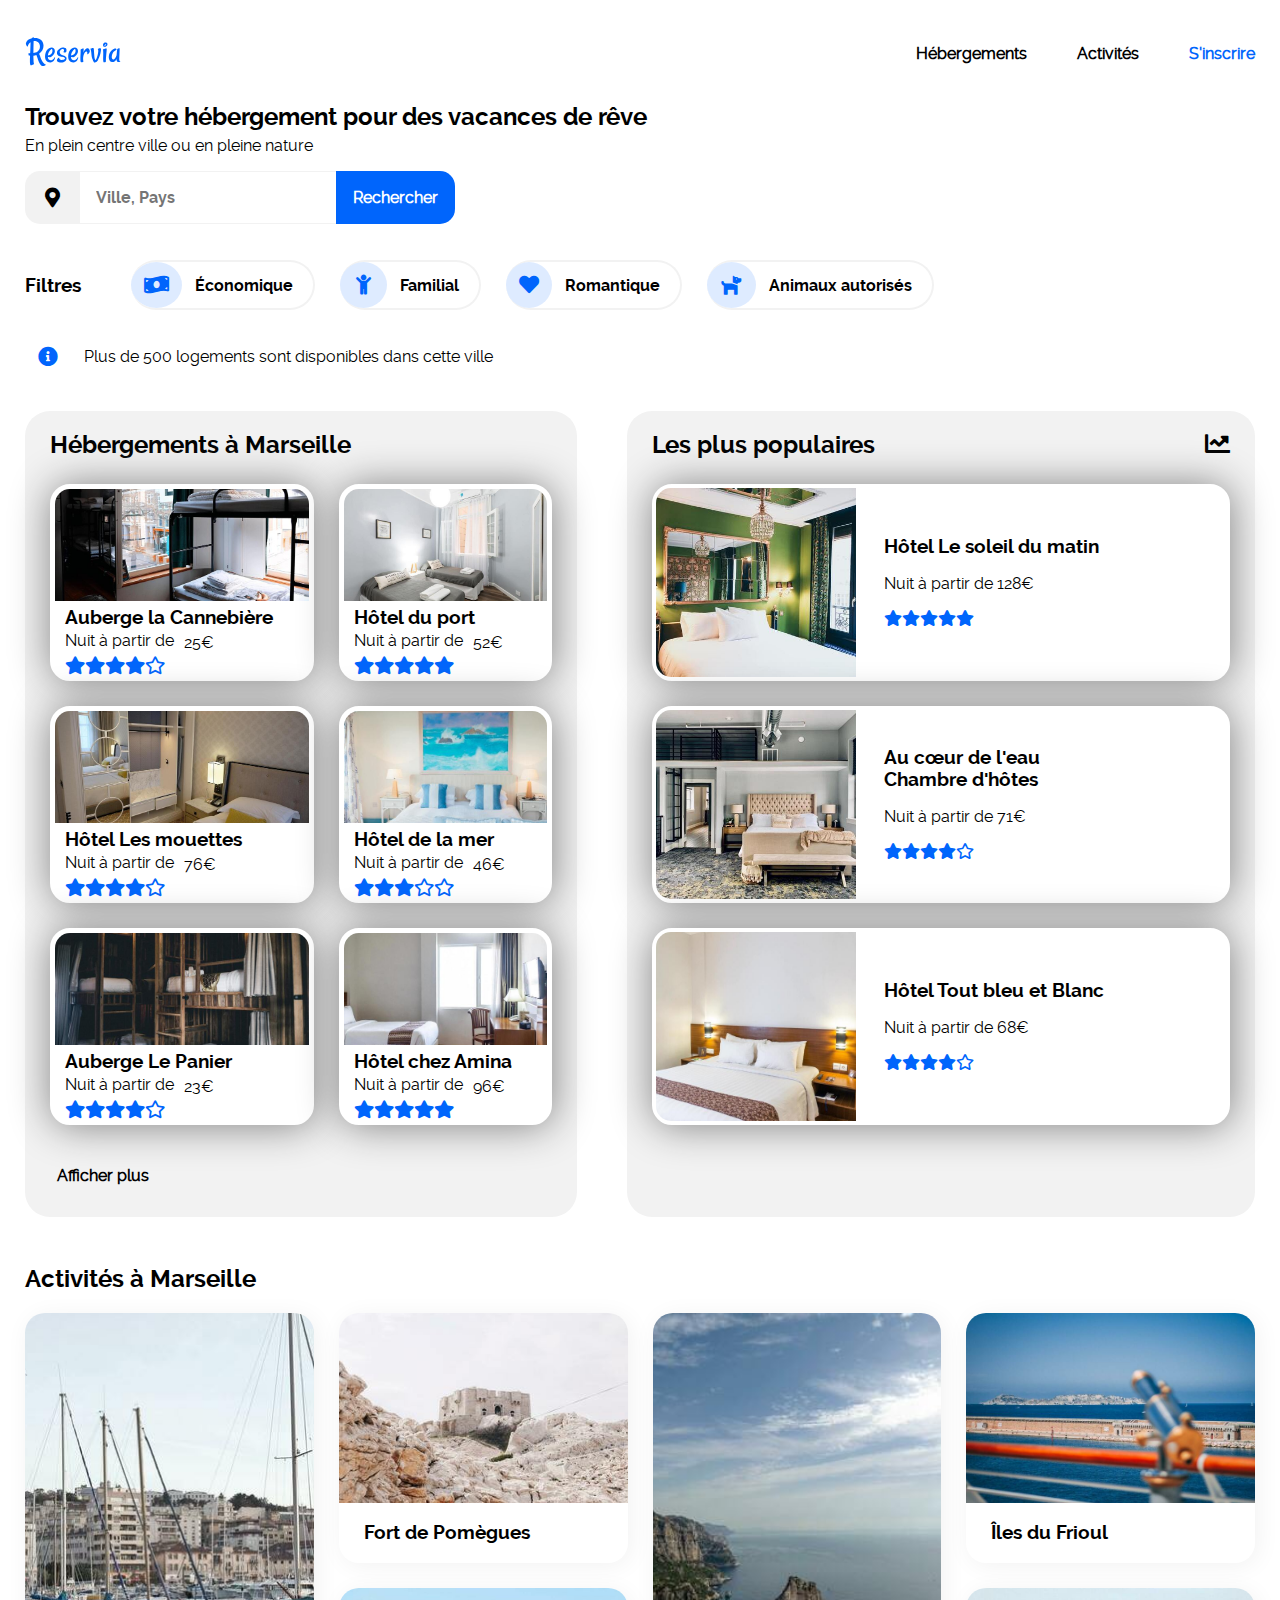
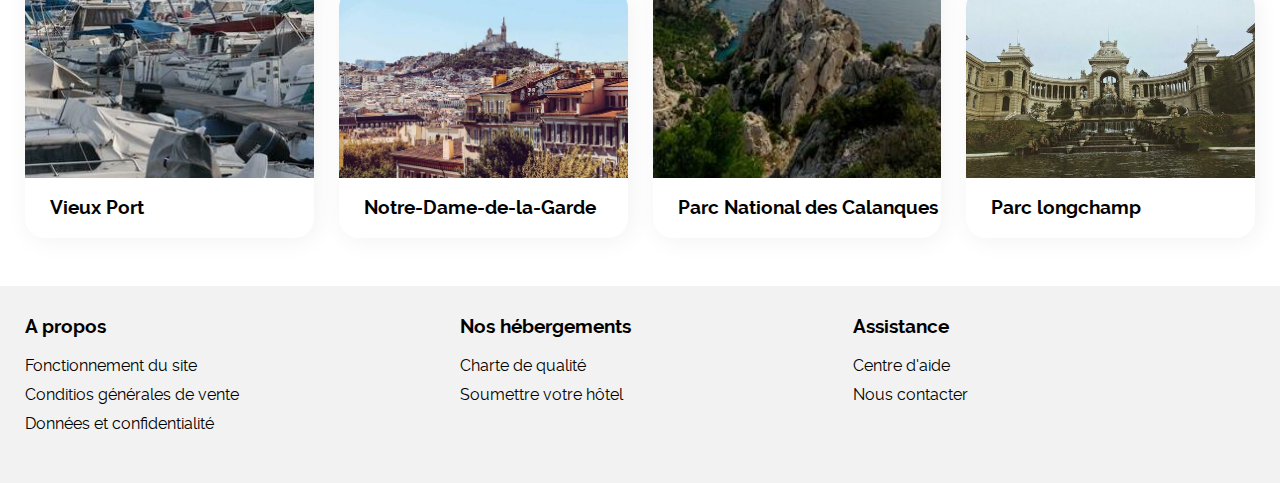
<file: index.html>
<!DOCTYPE html>
<html lang="fr">

<head>
    <link rel="stylesheet" href="style/style.css">
    <link rel="stylesheet" href="style/style_header.css">
    <link rel="stylesheet" href="style/style_hébergements.css">
    <link rel="stylesheet" href="style/style_les_plus_populaires.css">
    <link rel="stylesheet" href="style/style_activités.css">
    <link rel="stylesheet" href="style/style_footer.css">
    <link rel="stylesheet" href="https://cdnjs.cloudflare.com/ajax/libs/font-awesome/5.15.3/css/all.min.css">
    <meta charset="UTF-8">
    <meta http-equiv="X-UA-Compatible" content="IE=edge">
    <meta name="viewport" content="width=device-width, initial-scale=1.0">
    <title>Reservia</title>
</head>

<body>
    <div id="bloc_page">
        <header>
            <div id="logo">
                <img src="images/logo/Reservia.svg" alt="logo" />
            </div>
            <nav>
                <ul>
                    <li>
                        <a href="#first_section">Hébergements</a>
                    </li>
                    <li>
                        <a href="#second_section">Activités</a>
                    </li>
                </ul>
            </nav>
            <button class="inscription" style="cursor: pointer">S'inscrire</button>
        </header>
        <div id="titre_principal">
            <h1>Trouvez votre hébergement pour des vacances de rêve</h1>
            <p>En plein centre ville ou en pleine nature</p>
        </div>
        <div id="recherche">
            <div class="ico_map">
                <i class='fas fa-map-marker-alt'></i>
            </div>
            <form method="POST" action="#">
                <input type="text" name="ville" id="ville" placeholder="Ville, Pays" style="border: 0;" />
            </form>
            <div class="bouton_rechercher">
                <a href="#">Rechercher</a>
                <div class="ico_recherche" style="cursor: pointer;" onclick="">
                    <i class="fas fa-search"></i>
                </div>
            </div>
        </div>
        <div id="filtres">
            <h2>Filtres</h2>
            <div>
                <ul>
                    <li class="eco"><a href="#" class="economique"><i class="fas fa-money-bill-wave"></i>Économique</a>
                    </li>

                    <li class="fami"><a href="#" class="familial"><i class="fas fa-child"
                                style="padding-right: 16px; padding-left: 16px;"></i>Familial</a>
                    </li>

                    <li class="roman"><a href="#" class="romantique"><i class="fas fa-heart"></i>Romantique</a></li>
                    <li class="animaux"><a href="#" class="anim"><i class="fas fa-dog"></i>Animaux
                            autorisés</a></li>
                </ul>
            </div>
        </div>
        <div id="baniere_info">
            <i class="fas fa-info-circle" style="background-color:transparent"></i>
            <p>Plus de 500 logements sont disponibles dans cette ville</p>
        </div>
        <section id="first_section">
            <div id="hébergements">
                <h2>Hébergements à Marseille</h2>
                <div class="hebergements1">
                    <div style="cursor: pointer;" onclick="">
                        <img class="heber" style="object-fit: cover;" src="images/hebergements/4_small/cannebière.jpg"
                            alt="Auberge de la Cannebière" />
                        <h3>Auberge la Cannebière</h3>
                        <p>Nuit à partir de <span>25€</span></p>
                        <span>
                            <i class="fas fa-star"></i><i class="fas fa-star"></i><i class="fas fa-star"></i><i
                                class="fas fa-star"></i><i class="far fa-star"></i>
                        </span>
                    </div>
                    <div style="cursor: pointer;" onclick="">
                        <img class="heber" style="object-fit: cover;" src="images/hebergements/4_small/hotelduport.jpg"
                            alt="Hôtel du port" />
                        <h3>Hôtel du port</h3>
                        <p>Nuit à partir de <span>52€</span></p>
                        <span>
                            <i class="fas fa-star"></i><i class="fas fa-star"></i><i class="fas fa-star"></i><i
                                class="fas fa-star"></i><i class="fas fa-star"></i>
                        </span>
                    </div>
                    <div style="cursor: pointer;" onclick="">
                        <img class="heber" style="object-fit: cover;"
                            src="images/hebergements/4_small/hotellesmouettes.jpg" alt="Hôtel Les mouettes" />
                        <h3>Hôtel Les mouettes</h3>
                        <p>Nuit à partir de <span>76€</span></p>
                        <span>
                            <i class="fas fa-star"></i><i class="fas fa-star"></i><i class="fas fa-star"></i><i
                                class="fas fa-star"></i><i class="far fa-star"></i>
                        </span>
                    </div>
                    <div style="cursor: pointer;" onclick="">
                        <img class="heber" style="object-fit: cover;" src="images/hebergements/4_small/hoteldelamer.jpg"
                            alt="Hôtel de la mer" />
                        <h3>Hôtel de la mer</h3>
                        <p>Nuit à partir de <span>46€</span></p>
                        <span>
                            <i class="fas fa-star"></i><i class="fas fa-star"></i><i class="fas fa-star"></i><i
                                class="far fa-star"></i><i class="far fa-star"></i>
                        </span>
                    </div>
                    <div style="cursor: pointer;" onclick="">
                        <img class="heber" style="object-fit: cover;"
                            src="images/hebergements/4_small/aubergelepanier.jpg" alt="Auberge le panier" />
                        <h3>Auberge Le Panier</h3>
                        <p>Nuit à partir de <span>23€</span></p>
                        <span>
                            <i class="fas fa-star"></i><i class="fas fa-star"></i><i class="fas fa-star"></i><i
                                class="fas fa-star"></i><i class="far fa-star"></i>
                        </span>
                    </div>
                    <div style="cursor: pointer;" onclick="">
                        <img class="heber" style="object-fit: cover;"
                            src="images/hebergements/4_small/hotelchezamina.jpg" alt="Hôtel chez Amina" />
                        <h3>Hôtel chez Amina</h3>
                        <p>Nuit à partir de <span>96€</span></p>
                        <span>
                            <i class="fas fa-star"></i><i class="fas fa-star"></i><i class="fas fa-star"></i><i
                                class="fas fa-star"></i><i class="fas fa-star"></i>
                        </span>
                    </div>
                </div>
                <a href="#" class="bouton_afficher_plus">Afficher plus</a>
            </div>
            <aside>
                <h2>Les plus populaires<a href="#"><i class="fas fa-chart-line"
                            style="padding: 0; color: black; font-size: 25px; background-color: transparent;"></i></a>
                </h2>
                <div class="container">
                    <div class="pop" style="cursor: pointer;" onclick="">
                        <div>
                            <h3>Hôtel Le soleil du matin</h3>
                            <p>Nuit à partir de <span>128€</span></p>
                            <span>
                                <i class="fas fa-star"></i><i class="fas fa-star"></i><i class="fas fa-star"></i><i
                                    class="fas fa-star"></i><i class="fas fa-star"></i>
                            </span>
                        </div>
                        <img class="pop1" style="object-fit: cover;" src="images/hebergements/4_small/soleildumatin.jpg"
                            alt="Hôtel Le soleil du matin" />
                    </div>
                    <div class="pop" style="cursor: pointer;" onclick="">
                        <div>
                            <h3>Au cœur de l'eau<br>Chambre d'hôtes</h3>
                            <p>Nuit à partir de <span>71€</span></p>
                            <span><i class="fas fa-star"></i><i class="fas fa-star"></i><i class="fas fa-star"></i><i
                                    class="fas fa-star"></i><i class="far fa-star"></i></span>
                        </div>
                        <img class="pop1" style="object-fit: cover;"
                            src="images/hebergements/4_small/coeur_de_l'eau.jpg"
                            alt="Au cœur de l'eau Chambre d'hôtes" />
                    </div>
                    <div class="pop" style="cursor: pointer;" onclick="">
                        <div>
                            <h3>Hôtel Tout bleu et Blanc</h3>
                            <p>Nuit à partir de <span>68€</span></p>
                            <span><i class="fas fa-star"></i><i class="fas fa-star"></i><i class="fas fa-star"></i><i
                                    class="fas fa-star"></i><i class="far fa-star"></i></span>
                        </div>
                        <img class="pop1" style="object-fit: cover;"
                            src="images/hebergements/4_small/hotel_bleu_et_blanc.jpg" alt="Hôtel Tout bleu et Blanc" />
                    </div>
                </div>
            </aside>
        </section>
        <section id="second_section">
        <h2>Activités à Marseille</h2>
        <div id="activités">
            <div class="act" style="cursor: pointer;" onclick="">
                <img id="vieux_port" style="object-fit: cover;" src="images/activites/4_small/vieux_port.jpg "
                    alt="Vieux Port" />
                <h3>Vieux Port</h3>
            </div>
            <div class="act1" style="cursor: pointer;" onclick="">
                <img id="Pomègues" style="object-fit: cover;" src="images/activites/4_small/Pomègues.jpg"
                    alt="Fort de Pomègues" />
                <h3>Fort de Pomègues</h3>
            </div>
            <div class="act" style="cursor: pointer;" onclick="">
                <img id="calanques" style="object-fit: cover;" src="images/activites/4_small/calanques.jpg"
                    alt="Parc National des Calanques" />
                <h3>Parc National des Calanques</h3>
            </div>
            <div class="act1" style="cursor: pointer;" onclick="">
                <img id="iledufrioul" style="object-fit: cover;" src="images/activites/4_small/iledufrioul.jpg"
                    alt="Îles du Frioul" />
                <h3>Îles du Frioul</h3>
            </div>
            <div class="act1" style="cursor: pointer;" onclick="">
                <img id="notredame" style="object-fit: cover;" src="images/activites/4_small/notredame.jpg"
                    alt="Notre-Dame-de-la-Garde" />
                <h3>Notre-Dame-de-la-Garde</h3>
            </div>
            <div class="act1" style="cursor: pointer;" onclick="">
                <img id="parc" style="object-fit: cover;" src="images/activites/4_small/longchamp.jpg"
                    alt="Parc longchamp" />
                <h3>Parc longchamp</h3>
            </div>
        </div>
    </section>
    </div>
    <footer>
        <div>
            <h3>A propos</h3>
            <ul>
                <li><a href="#">Fonctionnement du site</a></li>
                <li><a href="#">Conditios générales de vente</a></li>
                <li><a href="#">Données et confidentialité</a></li>
            </ul>
        </div>
        <div>
            <h3>Nos hébergements</h3>
            <ul>
                <li><a href="#">Charte de qualité</a></li>
                <li><a href="#">Soumettre votre hôtel</a></li>
            </ul>
        </div>
        <div>
            <h3>Assistance</h3>
            <ul>
                <li><a href="#">Centre d'aide</a></li>
                <li><a href="#">Nous contacter</a></li>
            </ul>
        </div>

    </footer>

</body>

</html>
</file>
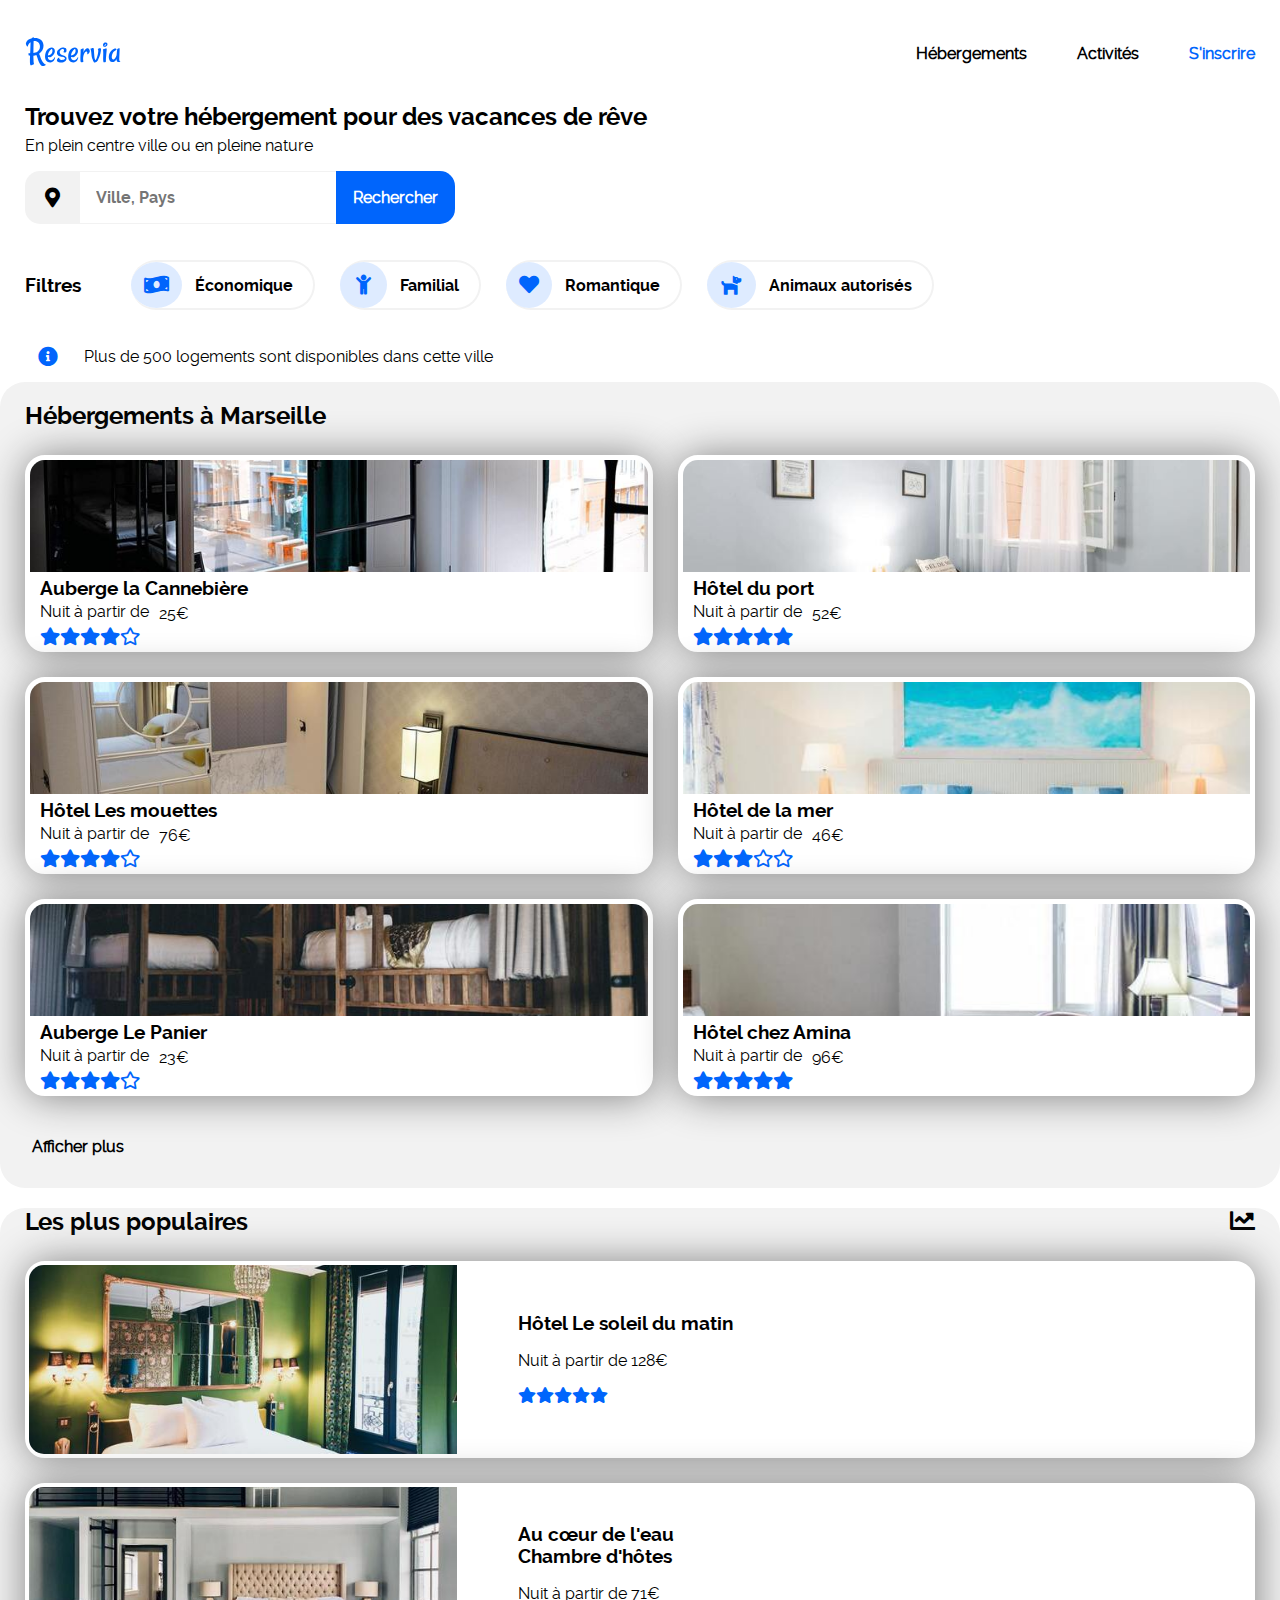
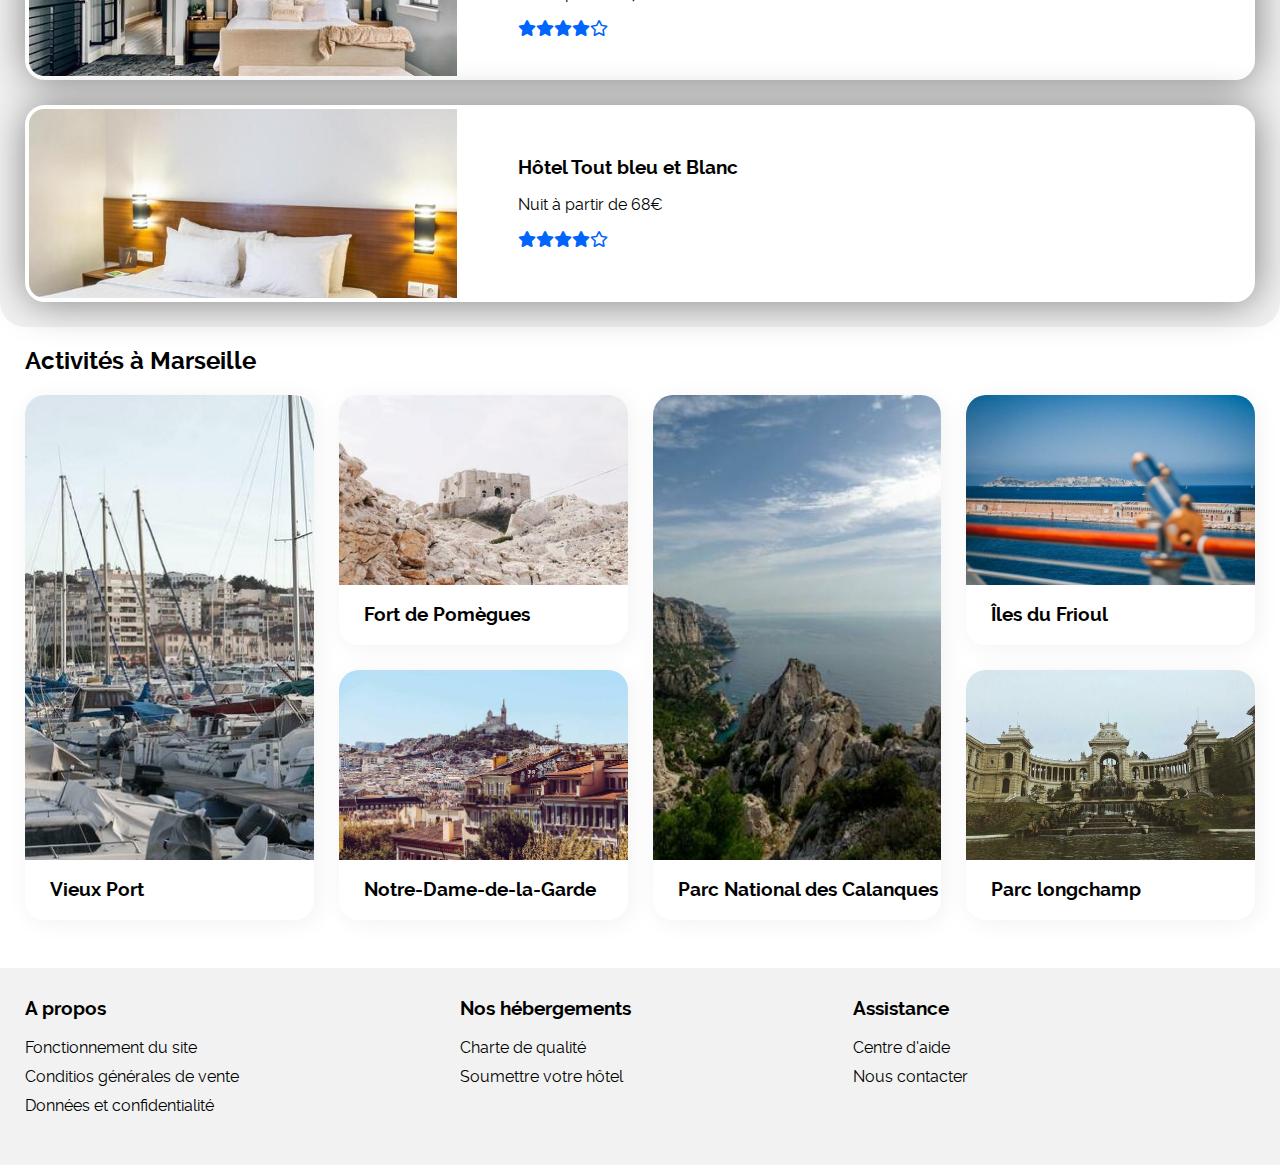
<file: Maquette.html>
<!DOCTYPE html>
<html lang="fr">

<head>
    <link rel="stylesheet" href="style/style.css">
    <link rel="stylesheet" href="style/style_header.css">
    <link rel="stylesheet" href="style/style_hébergements.css">
    <link rel="stylesheet" href="style/style_les_plus_populaires.css">
    <link rel="stylesheet" href="style/style_activités.css">
    <link rel="stylesheet" href="style/style_footer.css">
    <link rel="stylesheet" href="https://cdnjs.cloudflare.com/ajax/libs/font-awesome/5.15.3/css/all.min.css">
    <meta charset="UTF-8">
    <meta http-equiv="X-UA-Compatible" content="IE=edge">
    <meta name="viewport" content="width=device-width, initial-scale=1.0">
    <title>Reservia</title>
</head>

<body>
    <div id="bloc_page">
        <header>
            <div id="logo">
                <img src="images/logo/Reservia.svg" alt="logo" />
            </div>
            <nav>
                <ul>
                    <div><a href="#hébergement">Hébergements</a></div>
                    <div><a href="#activités">Activités</a></div>
                </ul>
            </nav>
            <bouton class="inscription" style="cursor: pointer;">S'inscrire</bouton>
        </header>
        <div id="titre_principal">
            <h1>Trouvez votre hébergement pour des vacances de rêve</h1>
            <p>En plein centre ville ou en pleine nature</p>
        </div>
        <div id="recherche">
            <div class="ico_map">
                <i class='fas fa-map-marker-alt'></i>
            </div>
            <form method="POST" action="#">
                <input type="text" name="ville" id="ville" placeholder="Ville, Pays" style="border: 0;" />
            </form>
            <div class="bouton_rechercher">
                <a href="#">Rechercher</a>
                <i class="fas fa-search"></i>
            </div>
        </div>
        <div id="filtres">
            <h2>Filtres</h2>
            <div>
                <ul>
                    <li class="eco"><a href="#" class="economique"><i class="fas fa-money-bill-wave"></i>Économique</a>
                    </li>

                    <li class="fami"><a href="#" class="familial"><i class="fas fa-child"
                                style="padding-right: 16px; padding-left: 16px;"></i>Familial</a>
                    </li>

                    <li class="roman"><a href="#" class="romantique"><i class="fas fa-heart"></i>Romantique</a></li>
                    <li class="animaux"><a href="#" class="anim"><i class="fas fa-dog"></i>Animaux
                            autorisés</a></li>
                </ul>
            </div>
        </div>
        <div id="baniere_info">
            <i class="fas fa-info-circle" style="background-color:transparent" ;></i>
            <p>Plus de 500 logements sont disponibles dans cette ville</p>
        </div>
        <section>
            <div id="hébergements">
                <h2>Hébergements à Marseille</h2>
                <div class="hebergements1">
                    <div style="cursor: pointer;" onclick="">
                        <img class="heber" style="object-fit: cover;" src="images/hebergements/4_small/cannebière.jpg"
                            alt="Auberge de la Cannebière" />
                        <h3>Auberge la Cannebière</h3>
                        <p>Nuit à partir de <span>25€</span></p>
                        <span>
                            <i class="fas fa-star"></i><i class="fas fa-star"></i><i class="fas fa-star"></i><i
                                class="fas fa-star"></i><i class="far fa-star"></i>
                        </span>
                    </div>
                    <div style="cursor: pointer;" onclick="">
                        <img class="heber" style="object-fit: cover;" src="images/hebergements/4_small/hotelduport.jpg"
                            alt="Hôtel du port" />
                        <h3>Hôtel du port</h3>
                        <p>Nuit à partir de <span>52€</span></p>
                        <span>
                            <i class="fas fa-star"></i><i class="fas fa-star"></i><i class="fas fa-star"></i><i
                                class="fas fa-star"></i><i class="fas fa-star"></i>
                        </span>
                    </div>
                    <div style="cursor: pointer;" onclick="">
                        <img class="heber" style="object-fit: cover;"
                            src="images/hebergements/4_small/hotellesmouettes.jpg" alt="Hôtel Les mouettes" />
                        <h3>Hôtel Les mouettes</h3>
                        <p>Nuit à partir de <span>76€</span></p>
                        <span>
                            <i class="fas fa-star"></i><i class="fas fa-star"></i><i class="fas fa-star"></i><i
                                class="fas fa-star"></i><i class="far fa-star"></i>
                        </span>
                    </div>
                    <div style="cursor: pointer;" onclick="">
                        <img class="heber" style="object-fit: cover;" src="images/hebergements/4_small/hoteldelamer.jpg"
                            alt="Hôtel de la mer" />
                        <h3>Hôtel de la mer</h3>
                        <p>Nuit à partir de <span>46€</span></p>
                        <span>
                            <i class="fas fa-star"></i><i class="fas fa-star"></i><i class="fas fa-star"></i><i
                                class="far fa-star"></i><i class="far fa-star"></i>
                        </span>
                    </div>
                    <div style="cursor: pointer;" onclick="">
                        <img class="heber" style="object-fit: cover;"
                            src="images/hebergements/4_small/aubergelepanier.jpg" alt="Auberge le panier" />
                        <h3>Auberge Le Panier</h3>
                        <p>Nuit à partir de <span>23€</span></p>
                        <span>
                            <i class="fas fa-star"></i><i class="fas fa-star"></i><i class="fas fa-star"></i><i
                                class="fas fa-star"></i><i class="far fa-star"></i>
                        </span>
                    </div>
                    <div style="cursor: pointer;" onclick="">
                        <img class="heber" style="object-fit: cover;"
                            src="images/hebergements/4_small/hotelchezamina.jpg" alt="Hôtel chez Amina" />
                        <h3>Hôtel chez Amina</h3>
                        <p>Nuit à partir de <span>96€</span></p>
                        <span>
                            <i class="fas fa-star"></i><i class="fas fa-star"></i><i class="fas fa-star"></i><i
                                class="fas fa-star"></i><i class="fas fa-star"></i>
                        </span>
                    </div>
                </div>
                <a href="#" class="bouton_afficher_plus">Afficher plus</a>
            </div>
            <aside>
                <h2>Les plus populaires<a href="#"><i class="fas fa-chart-line"
                            style="padding: 0; color: black; font-size: 25px; background-color: transparent;"></i></a>
                </h2>
                <div class="container">
                    <div class="pop" style="cursor: pointer;" onclick="">
                        <div>
                            <h3>Hôtel Le soleil du matin</h3>
                            <p>Nuit à partir de <span>128€</span></p>
                            <i class="fas fa-star"></i><i class="fas fa-star"></i><i class="fas fa-star"></i><i
                                class="fas fa-star"></i><i class="fas fa-star"></i>
                        </div>
                        <img class="pop1" style="object-fit: cover;" src="images/hebergements/4_small/soleildumatin.jpg"
                            alt="Hôtel Le soleil du matin" />
                    </div>
                    <div class="pop" style="cursor: pointer;" onclick="">
                        <div>
                            <h3>Au cœur de l'eau<br>Chambre d'hôtes</h3>
                            <p>Nuit à partir de <span>71€</span></p>
                            <span><i class="fas fa-star"></i><i class="fas fa-star"></i><i class="fas fa-star"></i><i
                                    class="fas fa-star"></i><i class="far fa-star"></i></span>
                        </div>
                        <img class="pop1" style="object-fit: cover;"
                            src="images/hebergements/4_small/coeur_de_l'eau.jpg"
                            alt="Au cœur de l'eau Chambre d'hôtes" />
                    </div>
                    <div class="pop" style="cursor: pointer;" onclick="">
                        <div>
                            <h3>Hôtel Tout bleu et Blanc</h3>
                            <p>Nuit à partir de <span>68€</span></p>
                            <i class="fas fa-star"></i><i class="fas fa-star"></i><i class="fas fa-star"></i><i
                                class="fas fa-star"></i><i class="far fa-star"></i>
                        </div>
                        <img class="pop1" style="object-fit: cover;"
                            src="images/hebergements/4_small/hotel_bleu_et_blanc.jpg" alt="Hôtel Tout bleu et Blanc" />
                    </div>
            </aside>
        </section>
        <h2>Activités à Marseille</h2>
        <div id="activités">
            <div class="act" style="cursor: pointer;" onclick="">
                <img id="vieux_port" style="object-fit: cover;" src="images/activites/4_small/vieux_port.jpg "
                    alt="Vieux Port" />
                <h3>Vieux Port</h3>
            </div>
            <div class="act1" style="cursor: pointer;" onclick="">
                <img id="Pomègues" style="object-fit: cover;" src="images/activites/4_small/Pomègues.jpg"
                    alt="Fort de Pomègues" />
                <h3>Fort de Pomègues</h3>
            </div>
            <div class="act" style="cursor: pointer;" onclick="">
                <img id="calanques" style="object-fit: cover;" src="images/activites/4_small/calanques.jpg"
                    alt="Parc National des Calanques" />
                <h3>Parc National des Calanques</h3>
            </div>
            <div class="act1" style="cursor: pointer;" onclick="">
                <img id="iledufrioul" style="object-fit: cover;" src="images/activites/4_small/iledufrioul.jpg"
                    alt="Îles du Frioul" />
                <h3>Îles du Frioul</h3>
            </div>
            <div class="act1" style="cursor: pointer;" onclick="">
                <img id="notredame" style="object-fit: cover;" src="images/activites/4_small/notredame.jpg"
                    alt="Notre-Dame-de-la-Garde" />
                <h3>Notre-Dame-de-la-Garde</h3>
            </div>
            <div class="act1" style="cursor: pointer;" onclick="">
                <img id="parc" style="object-fit: cover;" src="images/activites/4_small/longchamp.jpg"
                    alt="Parc longchamp" />
                <h3>Parc longchamp</h3>
            </div>
        </div>
    </div>
    <footer>
        <div>
            <h3>A propos</h3>
            <ul>
                <li><a href="#">Fonctionnement du site</a></li>
                <li><a href="#">Conditios générales de vente</a></li>
                <li><a href="#">Données et confidentialité</a></li>
            </ul>
        </div>
        <div>
            <h3>Nos hébergements</h3>
            <ul>
                <li><a href="#">Charte de qualité</a></li>
                <li><a href="#">Soumettre votre hôtel</a></li>
            </ul>
        </div>
        <div>
            <h3>Assistance</h3>
            <ul>
                <li><a href="#">Centre d'aide</a></li>
                <li><a href="#">Nous contacter</a></li>
            </ul>
        </div>

    </footer>

</body>

</html>
</file>
<file: style/style.css>
@font-face {
    font-family: 'ralewayregular';
    src        : url('../Fonts/raleway-regular-webfont.woff2') format('woff2'),
        url('../Fonts/raleway-regular-webfont.woff') format('woff'),
        url('../Fonts/raleway-regular-webfont.ttf') format('truetype'),
        url('../Fonts/raleway-regular-webfont.svg#ralewayregular') format('svg');
    font-weight: normal;
    font-style : normal;

}

@font-face {
    font-family: 'ralewaybold';
    src        : url('../Fonts/raleway-bold-webfont.woff2') format('woff2'),
        url('../Fonts/raleway-bold-webfont.woff') format('woff');
    font-weight: normal;
    font-style : normal;
}

#bloc_page {
    max-width: 1350px;
    margin   : auto;
}

#bloc_page h2 {
    padding: 0 25px;
}

h1,
h2,
h3 {
    font-family: "ralewaybold";
}

#titre_principal h1 {
    margin-bottom: 0px;
    font-size    : 1.5em;
    padding      : 0 25px;
}

#titre_principal p {
    margin-top: 5px;
    padding   : 0 25px;
}

i {
    color           : #0065FC;
    padding         : 13px;
    background-color: #DEEBFF;
    border-radius   : 100%;
    margin-right    : 13px;
    font-size       : 20px;
}

body {
    font-family: 'ralewayregular';
    margin     : 0;
}

#recherche {
    display      : flex;
    border-radius: 15px;
    width        : 430px;
    margin-left  : 25px;
    padding-right: 25px;
}

.ico_map {
    display         : flex;
    justify-content : center;
    align-items     : center;
    background-color: #F2F2F2;
    padding         : 10px 20px 10px 20px;
    border-radius   : 15px 0 0 15px;
}

.ico_map i {
    background-color: transparent;
    margin-right    : 0;
    padding         : 0;
    color           : black;
}

input:active,
input:focus {
    outline: none;
    border : 0;
    width  : 100%;
}

#recherche form {
    background-color: white;
    border-top      : 1px solid #F2F2F2;
    border-bottom   : 1px solid #F2F2F2;
    width           : 100%;
    display         : flex;
    align-items     : center;
}

#recherche input {
    font-family  : "ralewaybold";
    font-size    : 1rem;
    padding-left : 1rem;
    padding-right: 1rem;
    width: 100%;
    height: 95%;
}

.bouton_rechercher {
    display         : flex;
    text-decoration : none;
    background-color: #0065FC;
    text-align      : center;
    padding         : 17px;
    border-radius   : 0px 15px 15px 0px;
}

.bouton_rechercher a {
    color          : white;
    width          : 100%;
    font-weight    : bolder;
    text-decoration: none;
}

.bouton_rechercher i {
    display: none;
}

#filtres {
    display    : flex;
    align-items: center;
    font-family: "ralewaybold";
    margin-top : 15px;
    padding    : 0 25px;
    flex-wrap  : wrap;
}

#filtres h2 {
    font-size   : 19px;
    margin-left : 0;
    margin-right: 25px;
    padding-left: 0%;
}

#filtres ul {
    display             : flex;
    list-style-type     : none;
    padding-inline-start: 0px;
    flex-wrap           : wrap;
}

#filtres ul a {
    display        : flex;
    text-decoration: none;
    align-items    : center;
    color          : black;
}

#filtres li {
    display      : flex;
    border       : 2px solid #F2F2F2;
    border-left  : none;
    border-radius: 28px;
    padding-right: 20px;
    margin       : 5px 25px 5px 0;
}

.eco:hover {
    background-color: #F2F2F2;
}

.fami:hover {
    background-color: #F2F2F2;
}

.roman:hover {
    background-color: #F2F2F2;
}

.animaux:hover {
    background-color: #F2F2F2;
}

#filtres span li {
    border: none;
}

#filtres img {
    display         : flex;
    background-color: #DEEBFF;
    border-radius   : 90px;
    height          : 20px;
    padding         : 12px;
    margin-right    : 13px;
}

#baniere_info {
    display    : flex;
    align-items: center;
    padding    : 0 25px;
}

#first_section {
    display              : grid;
    grid-template-columns: auto auto;
    grid-gap             : 50px;
    margin-bottom        : 3em;
    margin-top           : 1.8em;
    padding              : 0 25px;
}

@media all and (max-width: 480px) {
    input {
        width: -webkit-fill-available;
    }

    #filtres ul {
        display  : flex;
        flex-wrap: wrap;
    }

    #first_section {
        display       : flex;
        flex-direction: column;
        width         : 100%;
    }
}

@media all and (max-width: 431px) {
    .bouton_rechercher i {
        display         : inherit;
        padding         : 0%;
        color           : white;
        background-color: transparent;
    }

    .bouton_rechercher a {
        display: none;
    }

    .ico_recherche i {
        display: contents;
    }
}

@media all and (max-width: 1024px) {
    #first_section {
        grid-template-columns: auto;
        padding              : 0;
    }

    #recherche {
        width: auto;
    }

    body {
        margin: 0;
    }
}
</file>
<file: style/style_header.css>
header {
    display    : flex;
    align-items: center;
    padding-top: 20px;
    flex-wrap  : wrap;
}

#logo:nth-child(1) {
    flex: 1;
}

#logo {
    padding-left: 25px;
}

#logo img {
    padding-right: 25px;
}

nav ul {
    display        : flex;
    list-style-type: none;
    height         : 35px;
    align-items    : center;
    padding        : 0;
}

.inscription {
    padding         : 15px;
    font-weight     : bolder;
    color           : #0065FC;
    margin          : 0 10px 0 10px;
    background-color: unset;
    border          : none;
    font-size: 16px;
    font-family: 'ralewayregular';
}

.inscription:hover {
    background   : #F2F2F2;
    border-radius: 25px;
    box-shadow   : 0px 0px 5px 1px;
}
.inscription:focus {
    outline: none;
}

nav a:hover {
    color      : #0065FC;
    border-top : 2px solid #0065FC;
    padding-top: 42px;
}

nav span {
    color: #0065FC;
}

nav ul a {
    text-decoration: none;
    font-weight    : bolder;
    color          : black;
    padding        : 0 25px 0 25px;
}

@media all and (max-width:553px) {
    nav:nth-child(2) {
        order: 1;
    }

    nav {
        width: 100%;
    }

    nav ul {
        justify-content: space-around;
    }

    nav a:hover {
        border-top    : none;
        border-bottom : 2px solid #0065FC;
        padding-bottom: 10px;
    }
}
</file>
<file: style/style_hébergements.css>
#hébergements {
    display         : flex;
    flex-direction  : column;
    background-color: #F2F2F2;
    border-radius   : 25px;
}

.star {
    height: 18px;
}

#hébergements h2 {
    margin-bottom: 0;
    padding-left: 25px;
}

.hebergements1 {
    display              : grid;
    grid-template-columns: 250px 250px 250px;
    grid-gap             : 25px;
    padding              : 25px;
}

.hebergements1 div {
    background-color: white;
    border          : 5px solid white;
    border-radius   : 20px 20px 20px 20px;
    box-shadow      : 1px 1px 40px grey;
}

.hebergements1 h3,
.hebergements1 p,
.hebergements1 span {
    display      : flex;
    margin-left  : 10px;
    margin-top   : 2px;
    margin-bottom: 2px;
}

.heber {
    border-radius: 15px 15px 0px 0px;
    height       : 7em;
    width        : 100%;
}

.bouton_afficher_plus {
    text-decoration: none;
    font-weight    : bolder;
    color          : black;
    margin-left    : 2em;
    padding-top    : 1em;
    padding-bottom : 2em;
}
.hebergements1 i
{
    color: #0065FC;
    padding: 0%;
    background-color: white;
    margin: 0%;
    font-size: 18px;

}

@media all and (max-width: 1340px) {

    .hebergements1 {
        grid-template-columns: auto auto;
    }
}

@media all and (max-width: 1024px) {
    .hebergements1 {
        grid-template-columns: auto auto;
        grid-template-rows   : 205px 205px 205px;
    }
    #hébergements
    {
        background-color: white;
        border-radius: 0;
    }
}
@media all and (max-width: 624px){
    .hebergements1
    {
        grid-template-columns: auto;
    }
}
@media all and (max-width: 480px) {
    #hébergements {
        background-color: transparent;
        border-radius   : 0;
        order           : 2;
    }
}
</file>
<file: style/style_les_plus_populaires.css>
aside {
    background-color: #F2F2F2;
    border-radius   : 25px;
}

aside i {
    padding         : 0%;
    background-color: transparent;
    font-size       : 16px;
    margin          : 0%;
}

aside h2 {
    display        : flex;
    justify-content: space-between;
    margin-bottom  : 0;
    padding        : 0 25px 0 25px;
}

.container {
    display           : grid;
    grid-template-rows: 150px 150px 150px;
    padding           : 25px;
    grid-gap          : 25px;
}

aside h3 {
    margin: auto;
}

.pop {
    display         : flex;
    flex-direction  : row-reverse;
    justify-content : flex-end;
    align-items     : center;
    border          : 4px solid white;
    background-color: white;
    border-radius   : 20px 20px 20px 20px;
    box-shadow      : 1px 1px 40px grey;
}

.pop1 {
    height       : 100%;
    width        : 35%;
    border-radius: 15px 0px 0px 15px;
}

.pop div {
    margin-left: 5%;
}

@media all and (max-width: 1340px) {
    .container {
        grid-template-rows: 197px 197px 197px;
    }
}

@media all and (max-width: 1024px) {
    aside {
        width        : 100%;
        border-radius: 0;
        grid-row     : 1;
    }

    .container {
        grid-template-columns: 1fr 1fr;
        grid-template-rows   : 197px 197px;
    }
}

@media all and (max-width: 850px) {
    .container {
        grid-template-rows   : 197px 197px 197px;
        grid-template-columns: auto;
    }
}

@media all and (max-width: 480px) {
    aside {
        width         : 100%;
        border-radius : 0;
        padding-top   : 40px;
        padding-bottom: 40px;
    }
}
</file>
<file: style/style_activités.css>
#activités {
    display              : grid;
    grid-template-columns: 1fr 1fr 1fr 1fr;
    grid-template-rows   : 250px 250px;
    grid-gap             : 25px;
    margin-top           : 1em;
    margin-bottom        : 3em;
    padding-left         : 25px;
    padding-right        : 25px;
}

#activités .act img {
    border-radius: 20px 20px 0px 0px;
    width        : 100%;
    height       : 100%;
}

#activités .act1 img {
    border-radius: 20px 20px 0px 0px;
    width        : 100%;
    height       : 76%;
}

.act {
    display        : flex;
    flex-direction : column;
    justify-content: flex-end;
    border-radius  : 20px;
    box-shadow     : 3px 3px 25px #F2F2F2;
    grid-row       : span 2;

}

.act1 {
    display        : flex;
    flex-direction : column;
    justify-content: flex-end;
    border-radius  : 20px;
    box-shadow     : 3px 3px 25px #F2F2F2;
}

#activités h3,
#activités h2 {
    margin-left: 25px;
}

@media all and (max-width: 1278px) {
    #activités {
        grid-template-columns: 1fr 1fr 1fr;
    }

    .act {
        grid-row: span 1;
    }

    #activités .act img {
        height: 76%;
    }
}

@media all and (max-width: 850px) {
    #activités {
        grid-template-columns: 1fr 1fr;
        grid-auto-rows       : 250px 250px 250px;
    }
}

@media all and (max-width: 624px) {
    #activités {
        grid-template-columns: auto;
    }
}
</file>
<file: style/style_footer.css>
footer {
    display         : flex;
    background-color: #F2F2F2;
    padding         : 30px 25px 30px 25px;
}

footer ul {
    display        : contents;
    list-style-type: none;
    flex-direction : column;
}

footer a {
    margin-bottom  : 10px;
    text-decoration: none;
    color          : black;
    display        : flex;
}

footer h3 {
    font-weight: bolder;
    margin-top : 0;
}

footer div {
    margin-right : 18%;
    flex-wrap    : wrap;
    margin-bottom: 10px;
}

@media all and (max-width: 614px) {
    footer {
        flex-direction: column;
    }
}
</file>
